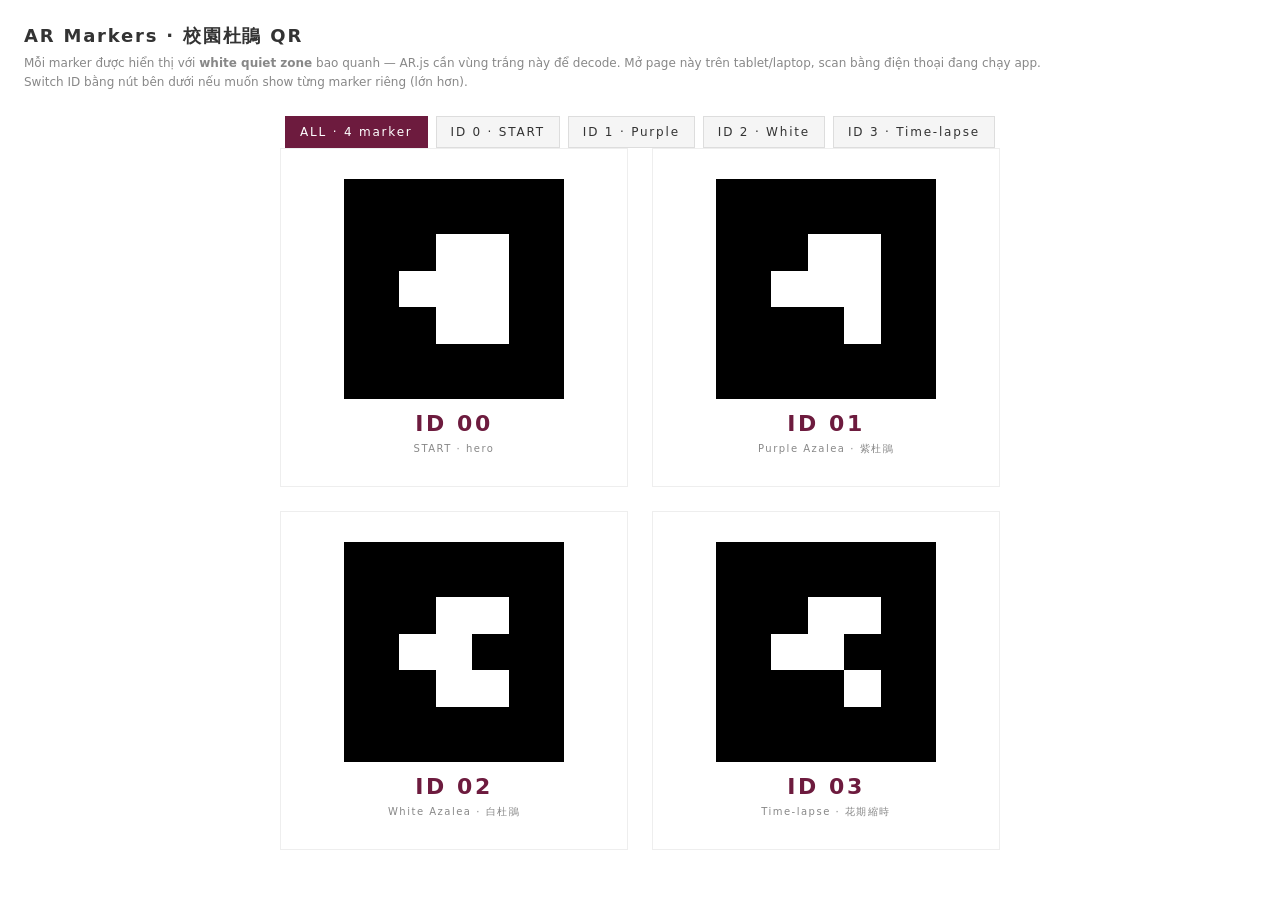
<file: markers/preview.html>
<!DOCTYPE html>
<html lang="zh-TW">

<head>
  <meta charset="UTF-8" />
  <meta name="viewport" content="width=device-width, initial-scale=1.0" />
  <title>AR Markers Preview · Scan from another device</title>
  <style>
    * {
      box-sizing: border-box;
      margin: 0;
      padding: 0;
    }

    body {
      background: #ffffff;
      font-family: system-ui, -apple-system, sans-serif;
      padding: 24px;
      min-height: 100vh;
    }

    h1 {
      font-size: 18px;
      color: #333;
      margin-bottom: 6px;
      letter-spacing: 0.1em;
    }

    .hint {
      font-size: 12px;
      color: #888;
      margin-bottom: 20px;
      line-height: 1.6;
    }

    .grid {
      display: grid;
      grid-template-columns: repeat(2, 1fr);
      gap: 24px;
      max-width: 720px;
      margin: 0 auto;
    }

    .marker-card {
      background: #ffffff;
      padding: 30px;
      border: 1px solid #eee;
      display: flex;
      flex-direction: column;
      align-items: center;
      gap: 12px;
    }

    .marker-card img {
      display: block;
      width: 100%;
      max-width: 220px;
      height: auto;
      image-rendering: pixelated;
      image-rendering: crisp-edges;
    }

    .marker-card .label {
      font-size: 13px;
      color: #333;
      letter-spacing: 0.2em;
      text-align: center;
    }

    .marker-card .label strong {
      display: block;
      font-size: 22px;
      color: #6d1b3e;
      margin-bottom: 4px;
    }

    .marker-card .role {
      font-size: 10px;
      color: #888;
      letter-spacing: 0.15em;
    }

    .single {
      grid-template-columns: 1fr;
    }

    .single .marker-card img {
      max-width: 320px;
    }

    .nav {
      max-width: 720px;
      margin: 24px auto 0;
      display: flex;
      gap: 8px;
      justify-content: center;
      flex-wrap: wrap;
    }

    .nav a {
      padding: 8px 14px;
      background: #f5f5f5;
      color: #333;
      text-decoration: none;
      font-size: 12px;
      letter-spacing: 0.15em;
      border: 1px solid #ddd;
    }

    .nav a.active {
      background: #6d1b3e;
      color: #fff;
      border-color: #6d1b3e;
    }

    .nav a:hover {
      background: #6d1b3e;
      color: #fff;
    }
  </style>
</head>

<body>
  <h1>AR Markers · 校園杜鵑 QR</h1>
  <p class="hint">
    Mỗi marker được hiển thị với <strong>white quiet zone</strong> bao quanh — AR.js cần vùng trắng này để decode.
    Mở page này trên tablet/laptop, scan bằng điện thoại đang chạy app.<br>
    Switch ID bằng nút bên dưới nếu muốn show từng marker riêng (lớn hơn).
  </p>

  <div class="nav">
    <a href="?id=all" id="nav-all">ALL · 4 marker</a>
    <a href="?id=0" id="nav-0">ID 0 · START</a>
    <a href="?id=1" id="nav-1">ID 1 · Purple</a>
    <a href="?id=2" id="nav-2">ID 2 · White</a>
    <a href="?id=3" id="nav-3">ID 3 · Time-lapse</a>
  </div>

  <div class="grid" id="grid"></div>

  <script>
    const markers = [
      { id: 0, file: '00.png', role: 'START · hero' },
      { id: 1, file: '01.png', role: 'Purple Azalea · 紫杜鵑' },
      { id: 2, file: '02.png', role: 'White Azalea · 白杜鵑' },
      { id: 3, file: '03.png', role: 'Time-lapse · 花期縮時' },
    ];

    const params = new URLSearchParams(location.search);
    const sel = params.get('id') || 'all';
    const grid = document.getElementById('grid');

    const visible = sel === 'all'
      ? markers
      : markers.filter(m => String(m.id) === sel);

    if (sel !== 'all') grid.classList.add('single');

    visible.forEach(m => {
      const card = document.createElement('div');
      card.className = 'marker-card';
      card.innerHTML = `
        <img src="${m.file}" alt="Marker ${m.id}">
        <div class="label">
          <strong>ID ${String(m.id).padStart(2, '0')}</strong>
          <span class="role">${m.role}</span>
        </div>
      `;
      grid.appendChild(card);
    });

    document.getElementById('nav-' + sel)?.classList.add('active');
  </script>
</body>

</html>
</file>
